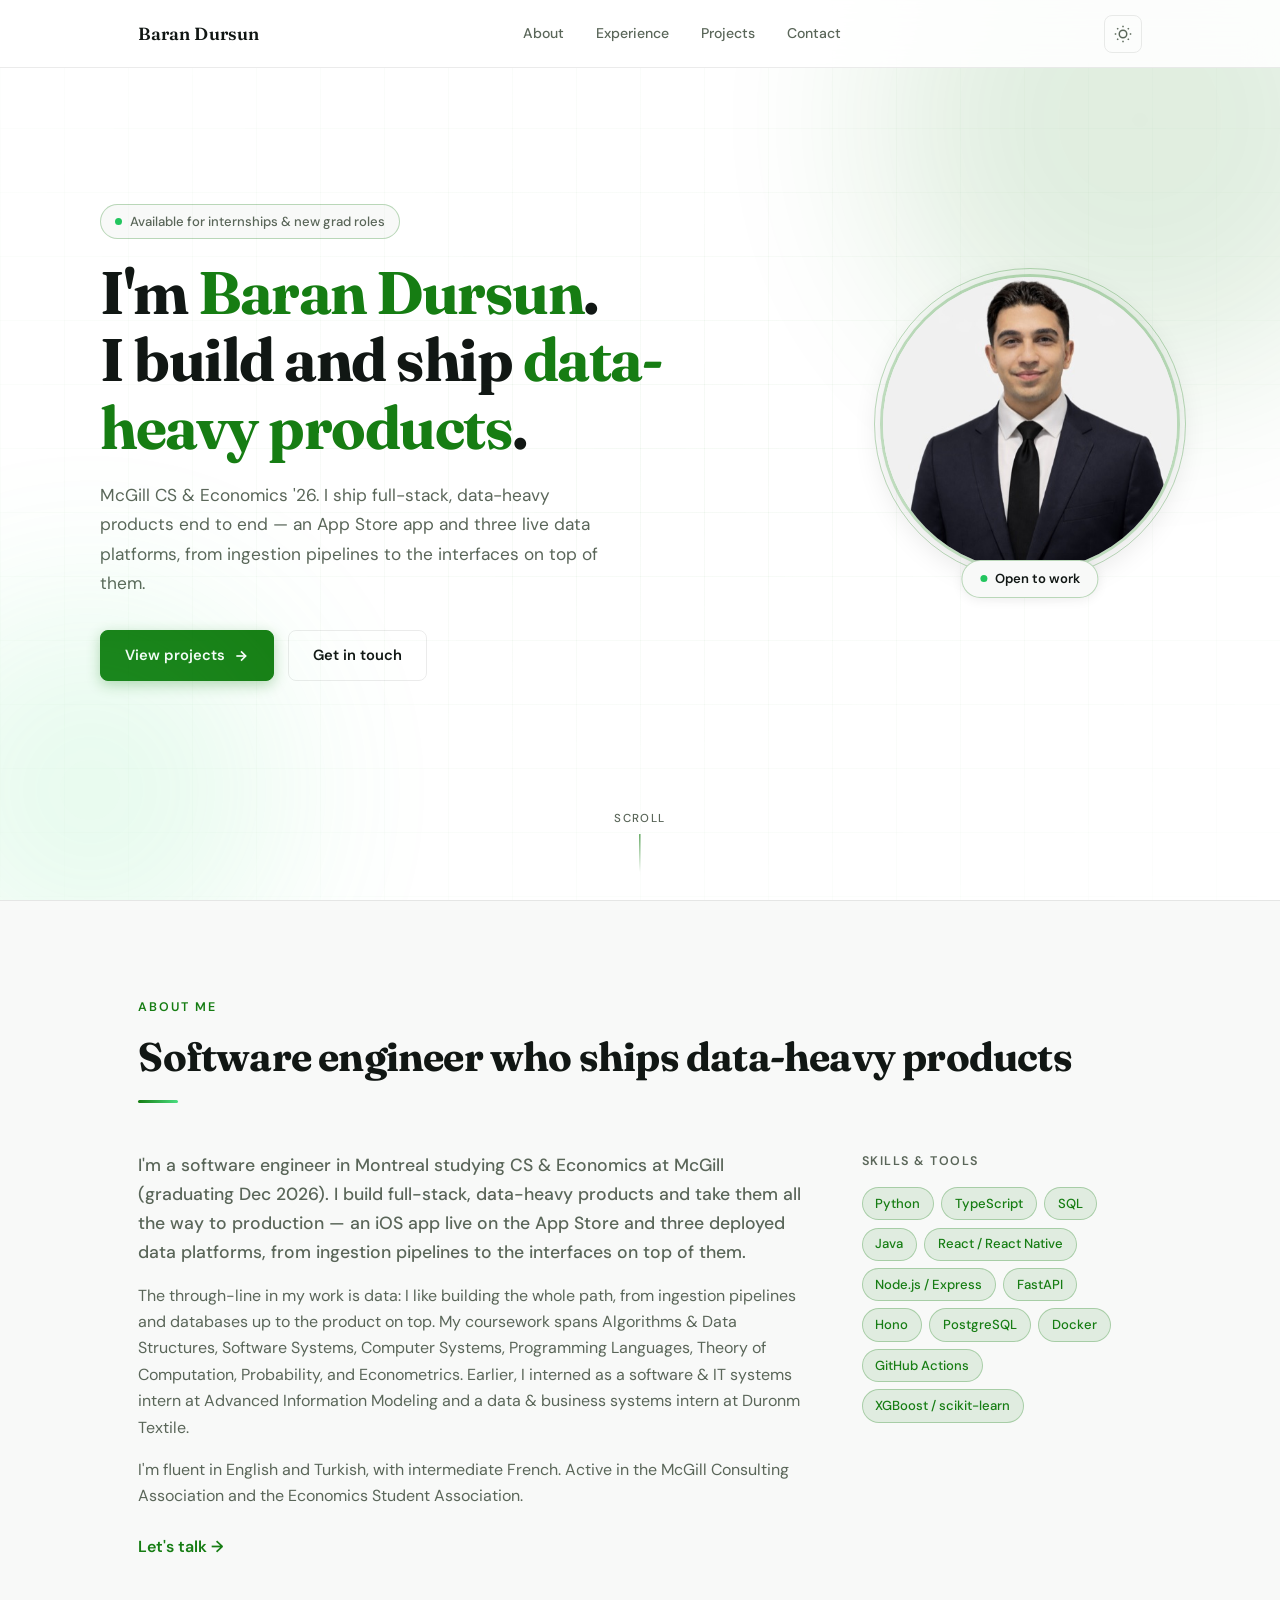
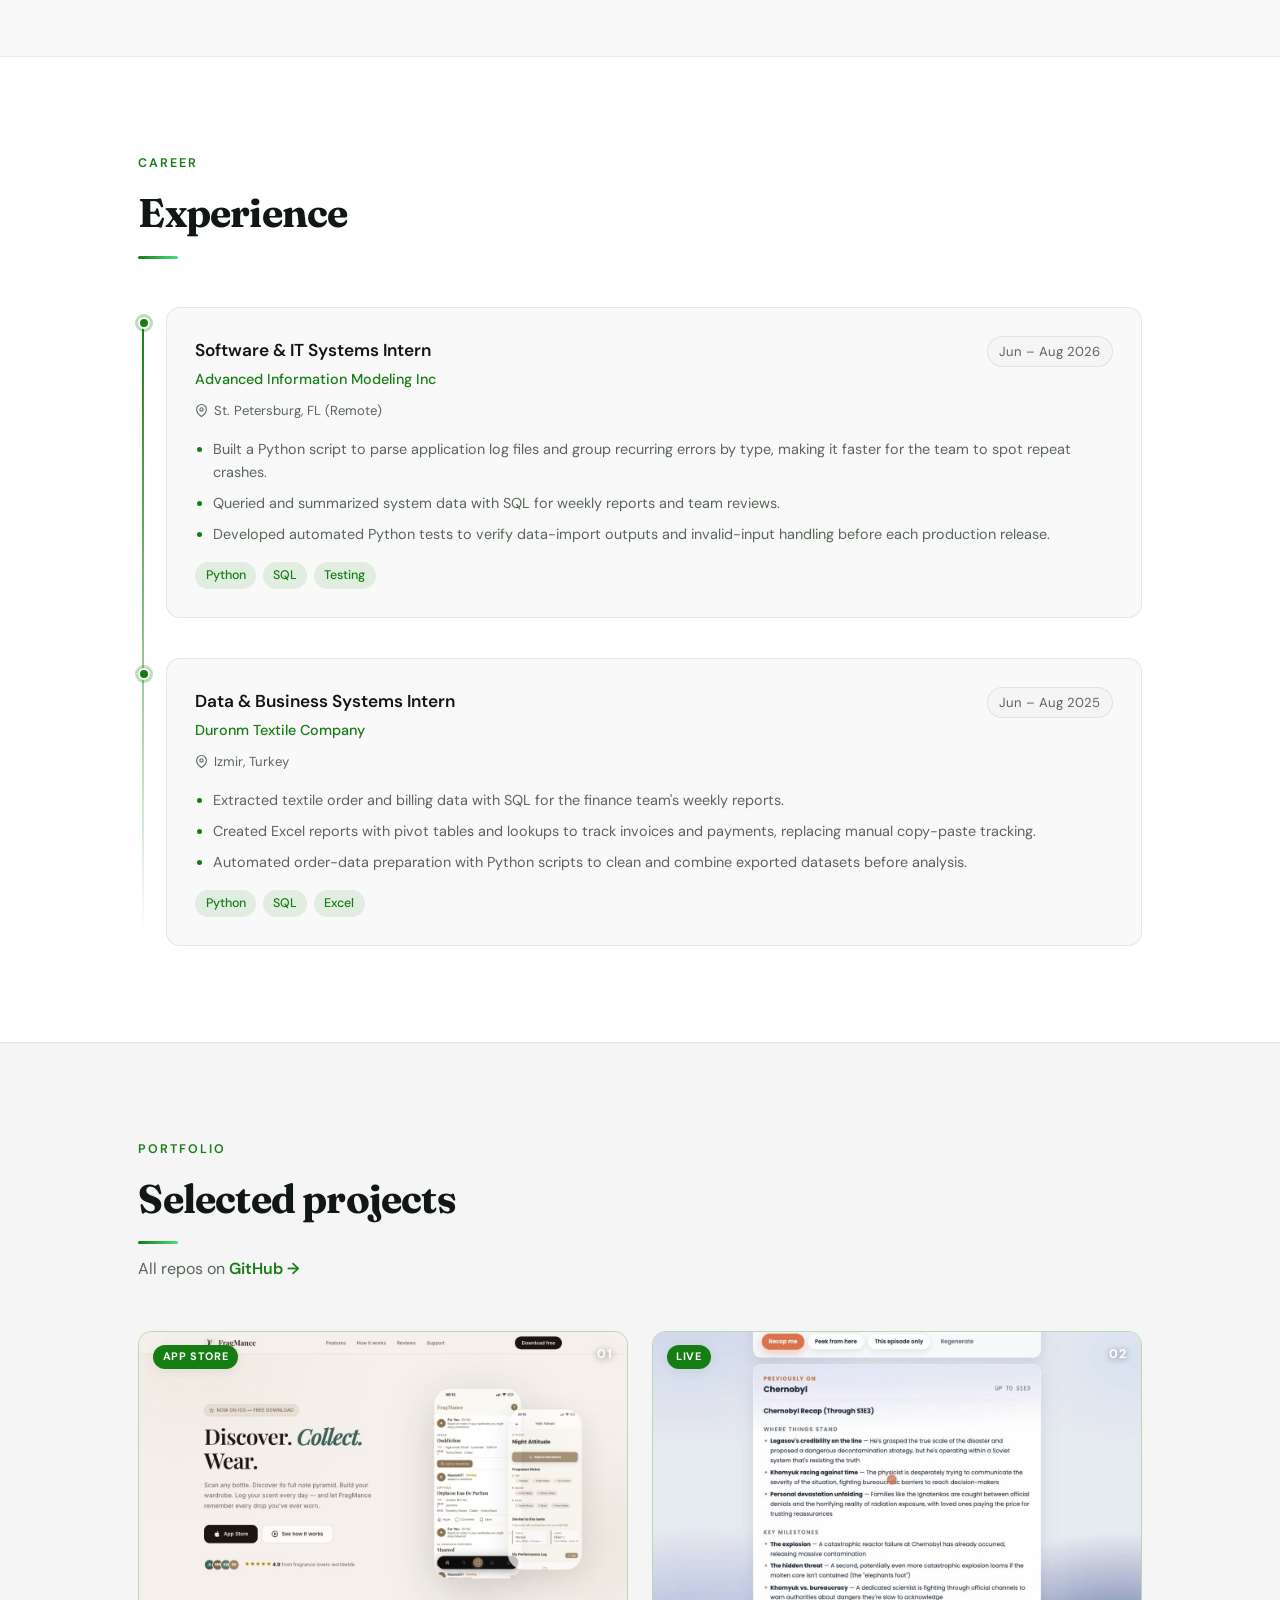
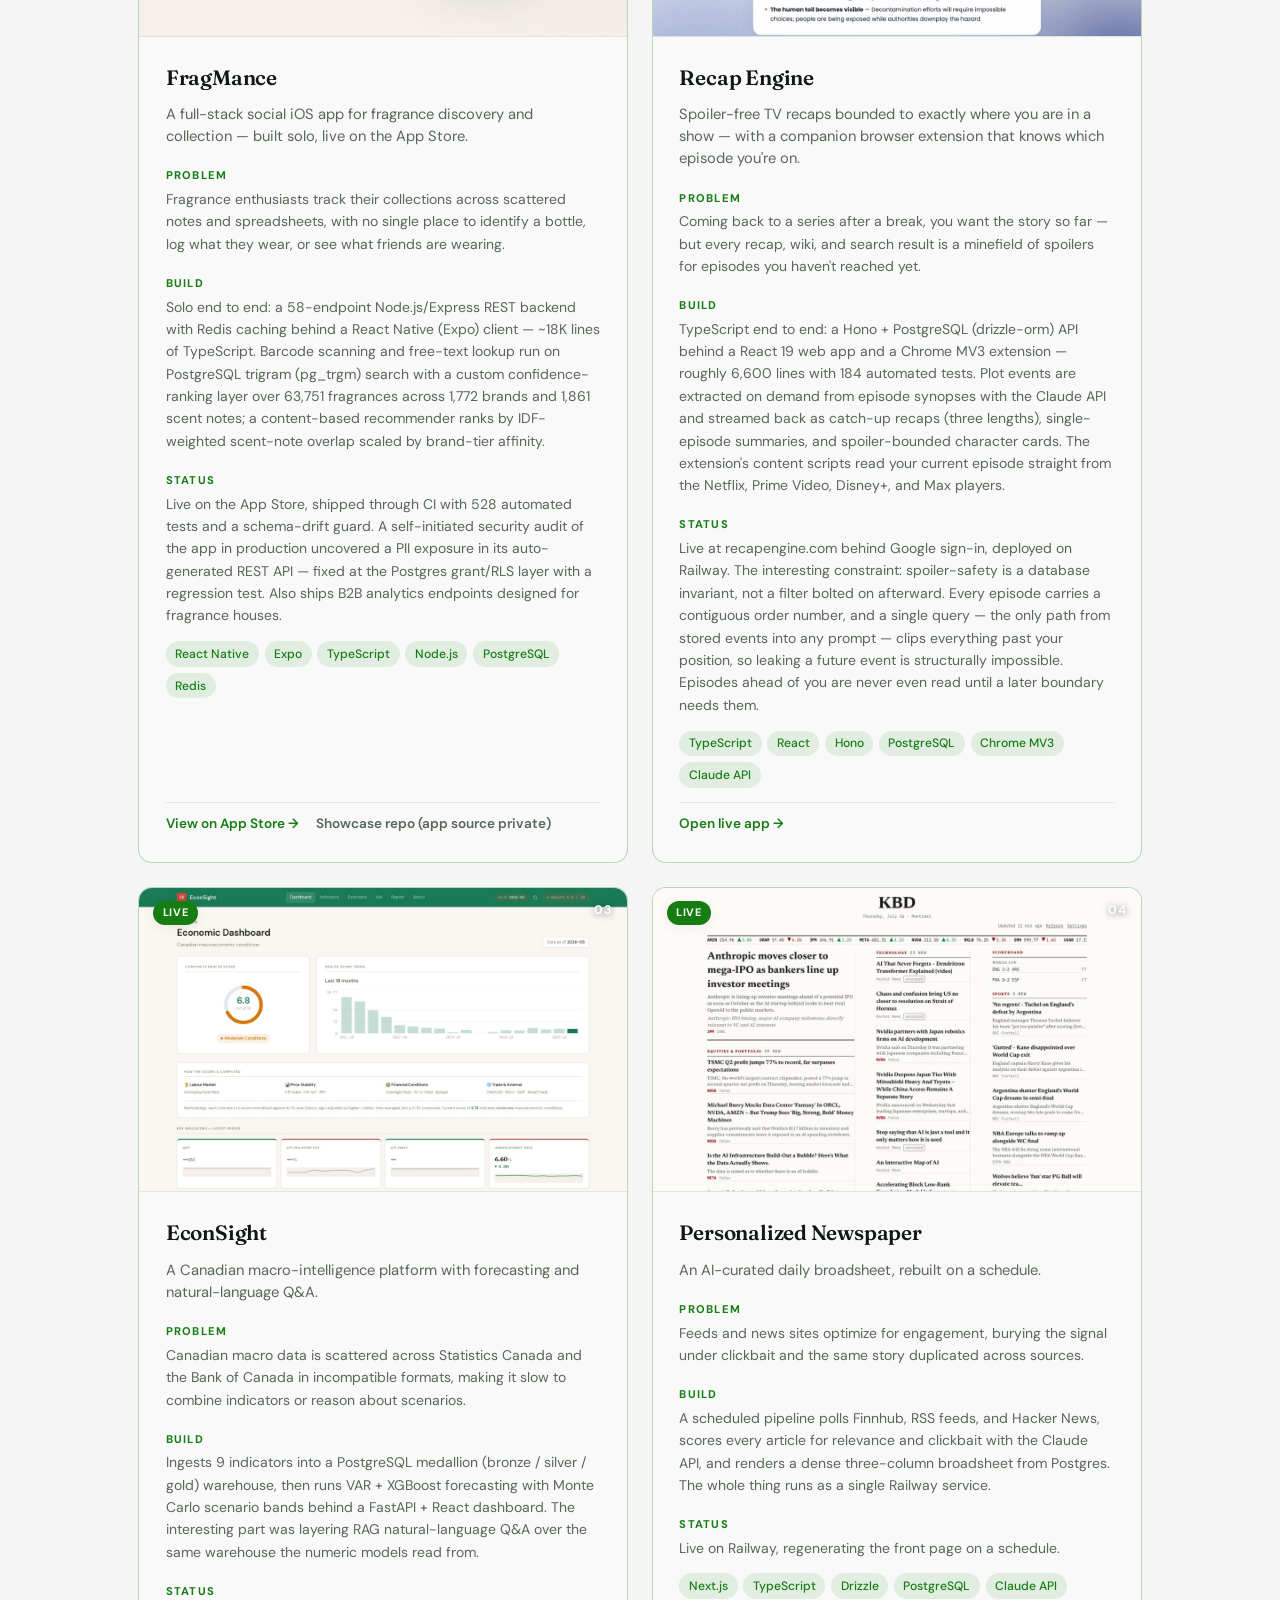
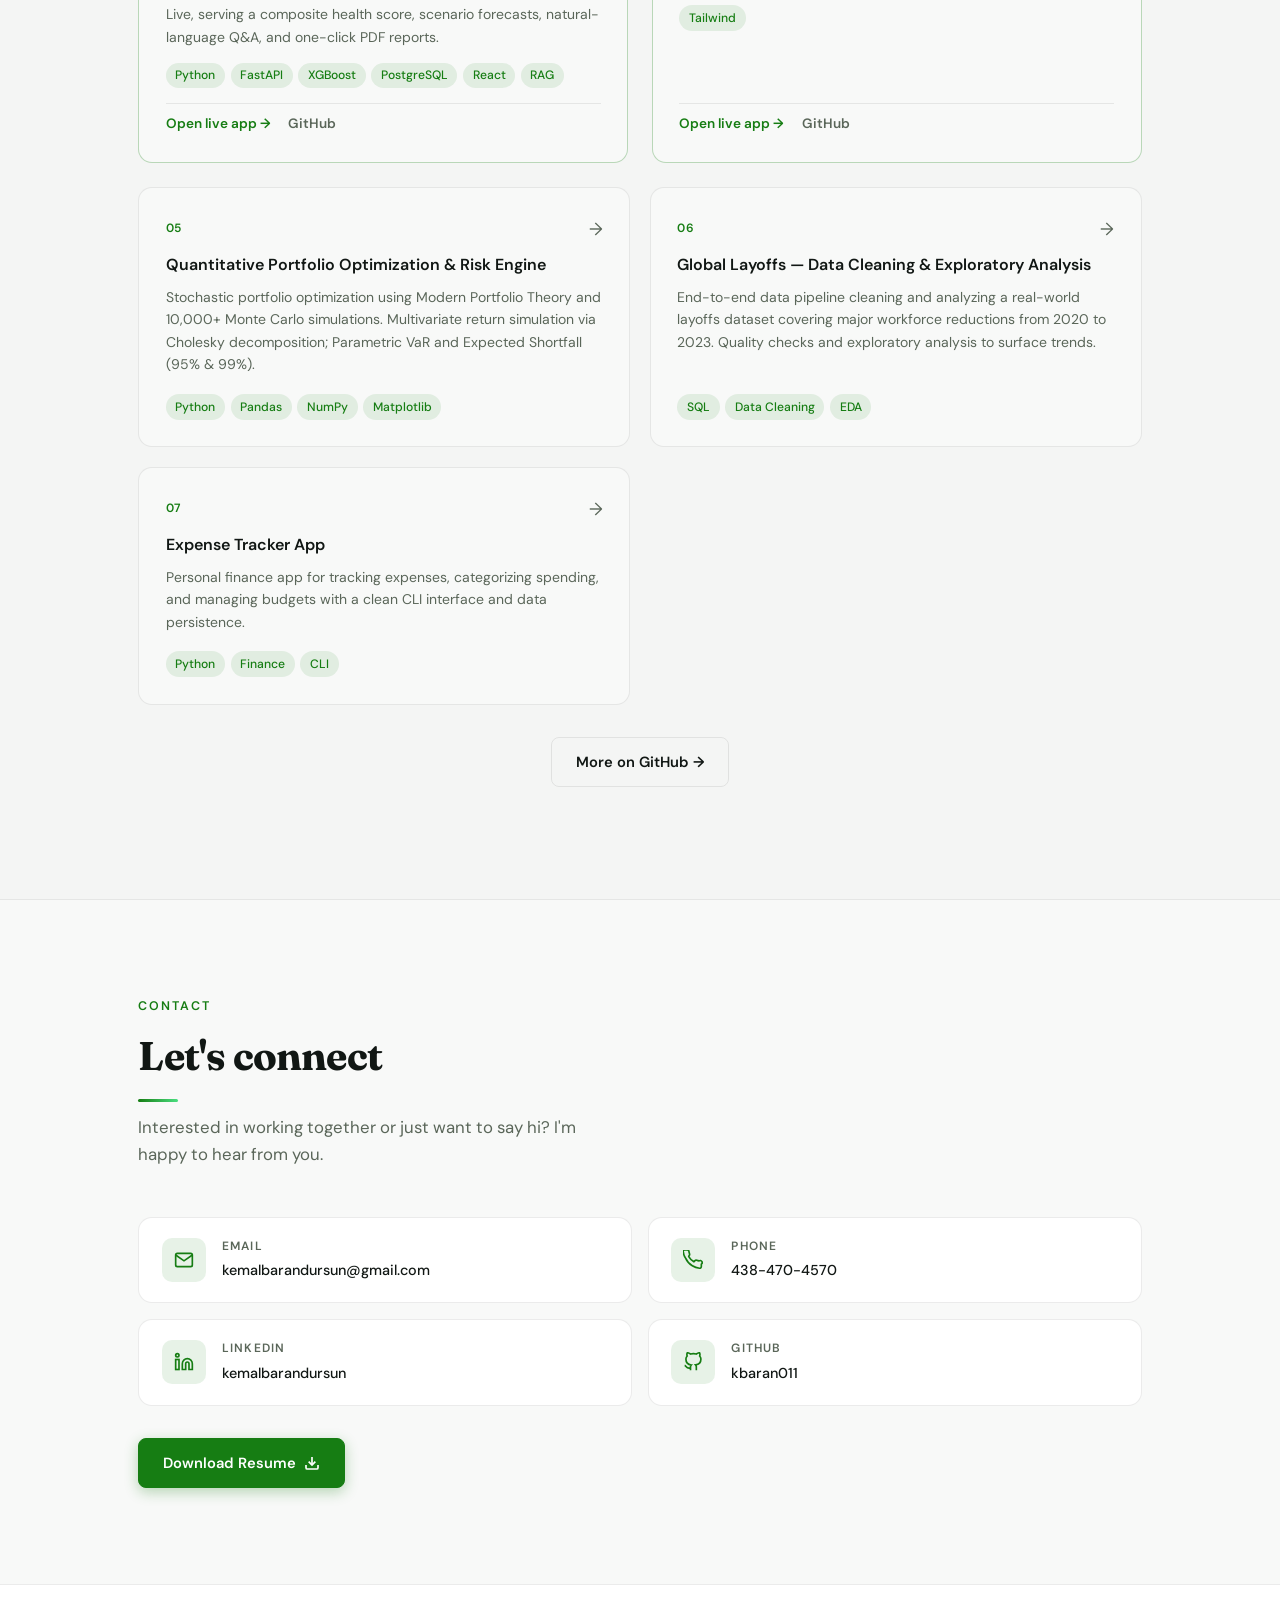
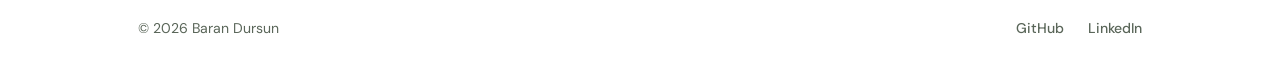
<file: index.html>
<!DOCTYPE html>
<html lang="en" data-theme="light">
<head>
  <meta charset="UTF-8">
  <meta name="viewport" content="width=device-width, initial-scale=1.0">
  <meta name="description" content="Baran Dursun — Software engineer who ships data-heavy products. McGill CS & Economics '26. An App Store app and three live data products. Open to internships and new grad roles.">
  <link rel="canonical" href="https://kemalbarandursun.com/">
  <title>Baran Dursun — Software Engineer</title>
  <script>
    (function () {
      try {
        var t = localStorage.getItem("kbdTheme") ||
          (matchMedia("(prefers-color-scheme: dark)").matches ? "dark" : "light");
        document.documentElement.setAttribute("data-theme", t);
      } catch (e) {}
    })();
  </script>

  <!-- Open Graph -->
  <meta property="og:title" content="Baran Dursun — Software Engineer">
  <meta property="og:description" content="Software engineer who ships data-heavy products. McGill CS & Economics '26 — an App Store app and three live data products.">
  <meta property="og:type" content="website">
  <meta property="og:url" content="https://kemalbarandursun.com/">
  <meta property="og:site_name" content="Baran Dursun">
  <meta property="og:image" content="https://kemalbarandursun.com/assets/og-image.png">
  <meta property="og:image:width" content="1200">
  <meta property="og:image:height" content="630">
  <meta property="og:image:alt" content="Baran Dursun — Software engineer who builds and ships data-heavy products">

  <!-- Twitter -->
  <meta name="twitter:card" content="summary_large_image">
  <meta name="twitter:title" content="Baran Dursun — Software Engineer">
  <meta name="twitter:description" content="Software engineer who ships data-heavy products. McGill CS & Economics '26 — an App Store app and three live data products.">
  <meta name="twitter:image" content="https://kemalbarandursun.com/assets/og-image.png">
  <meta name="twitter:image:alt" content="Baran Dursun — Software engineer who builds and ships data-heavy products">

  <!-- Structured data -->
  <script type="application/ld+json">
  {
    "@context": "https://schema.org",
    "@type": "Person",
    "name": "Baran Dursun",
    "alternateName": "Kemal Baran Dursun",
    "url": "https://kemalbarandursun.com/",
    "jobTitle": "Software Engineer",
    "alumniOf": {
      "@type": "CollegeOrUniversity",
      "name": "McGill University"
    },
    "sameAs": [
      "https://github.com/kbaran011",
      "https://www.linkedin.com/in/kemalbarandursun/"
    ],
    "email": "mailto:kemalbarandursun@gmail.com"
  }
  </script>
  <link rel="preconnect" href="https://fonts.googleapis.com">
  <link rel="preconnect" href="https://fonts.gstatic.com" crossorigin>
  <link href="https://fonts.googleapis.com/css2?family=DM+Sans:ital,opsz,wght@0,9..40,300;0,9..40,400;0,9..40,500;0,9..40,600;0,9..40,700;1,9..40,400&family=Fraunces:ital,opsz,wght@0,9..144,400;0,9..144,600;0,9..144,700;1,9..144,400&display=swap" rel="stylesheet">
  <link rel="stylesheet" href="styles.css">
  <link rel="icon" type="image/svg+xml" href="data:image/svg+xml,%3Csvg xmlns='http://www.w3.org/2000/svg' viewBox='0 0 32 32'%3E%3Crect width='32' height='32' fill='%23167d13' rx='6'/%3E%3Ctext x='16' y='23' font-family='system-ui,sans-serif' font-size='18' font-weight='700' fill='white' text-anchor='middle'%3EB%3C/text%3E%3C/svg%3E">
</head>
<body>

  <!-- Scroll progress -->
  <div class="scroll-progress" id="scrollProgress"></div>

  <header class="site-header" id="siteHeader">
    <div class="container header-inner">
      <a href="#" class="logo">Baran Dursun</a>
      <nav class="nav" aria-label="Main">
        <ul class="nav-list">
          <li><a href="#about" class="nav-link">About</a></li>
          <li><a href="#experience" class="nav-link">Experience</a></li>
          <li><a href="#work" class="nav-link">Projects</a></li>
          <li><a href="#contact" class="nav-link">Contact</a></li>
        </ul>
      </nav>
      <div class="header-actions">
        <button class="theme-toggle" id="themeToggle" aria-label="Toggle dark mode">
          <svg class="icon-sun" width="18" height="18" viewBox="0 0 24 24" fill="none" stroke="currentColor" stroke-width="2"><circle cx="12" cy="12" r="5"/><line x1="12" y1="1" x2="12" y2="3"/><line x1="12" y1="21" x2="12" y2="23"/><line x1="4.22" y1="4.22" x2="5.64" y2="5.64"/><line x1="18.36" y1="18.36" x2="19.78" y2="19.78"/><line x1="1" y1="12" x2="3" y2="12"/><line x1="21" y1="12" x2="23" y2="12"/><line x1="4.22" y1="19.78" x2="5.64" y2="18.36"/><line x1="18.36" y1="5.64" x2="19.78" y2="4.22"/></svg>
          <svg class="icon-moon" width="18" height="18" viewBox="0 0 24 24" fill="none" stroke="currentColor" stroke-width="2"><path d="M21 12.79A9 9 0 1 1 11.21 3 7 7 0 0 0 21 12.79z"/></svg>
        </button>
        <button class="nav-toggle" aria-label="Toggle menu" aria-expanded="false">
          <span></span><span></span><span></span>
        </button>
      </div>
    </div>
  </header>

  <main>

    <!-- Hero -->
    <section class="hero" id="hero">
      <div class="hero-bg" aria-hidden="true">
        <div class="hero-grid"></div>
        <div class="hero-blob blob-1"></div>
        <div class="hero-blob blob-2"></div>
      </div>
      <div class="container hero-inner">
        <div class="hero-content">
          <p class="hero-label reveal">
            <span class="label-dot"></span>Available for internships &amp; new grad roles
          </p>
          <h1 class="hero-title reveal">
            I'm <span class="highlight">Baran Dursun</span>.<br>
            I build and ship <span class="highlight">data-heavy products</span>.
          </h1>
          <p class="hero-desc reveal">
            McGill CS &amp; Economics '26. I ship full-stack, data-heavy products end to end — an App Store app and three live data platforms, from ingestion pipelines to the interfaces on top of them.
          </p>
          <div class="hero-cta reveal">
            <a href="#work" class="btn btn-primary">
              View projects
              <svg width="16" height="16" viewBox="0 0 24 24" fill="none" stroke="currentColor" stroke-width="2.5"><line x1="5" y1="12" x2="19" y2="12"/><polyline points="12 5 19 12 12 19"/></svg>
            </a>
            <a href="#contact" class="btn btn-secondary">Get in touch</a>
          </div>
        </div>
        <div class="hero-photo reveal">
          <div class="photo-ring">
            <img src="assets/photo.jpg" alt="Baran Dursun" width="640" height="426">
          </div>
          <div class="photo-badge">
            <span class="badge-dot"></span>
            Open to work
          </div>
        </div>
      </div>
      <div class="hero-scroll" aria-hidden="true">
        <span>Scroll</span>
        <span class="scroll-line"></span>
      </div>
    </section>

    <!-- About -->
    <section class="about" id="about">
      <div class="container section-inner">
        <div class="section-header reveal">
          <p class="section-eyebrow">About me</p>
          <h2 class="section-title">Software engineer who ships data-heavy products</h2>
        </div>
        <div class="about-grid">
          <div class="about-content">
            <p class="about-lead reveal">
              I'm a software engineer in Montreal studying CS &amp; Economics at McGill (graduating Dec 2026). I build full-stack, data-heavy products and take them all the way to production — an iOS app live on the App Store and three deployed data platforms, from ingestion pipelines to the interfaces on top of them.
            </p>
            <p class="reveal">
              The through-line in my work is data: I like building the whole path, from ingestion pipelines and databases up to the product on top. My coursework spans Algorithms &amp; Data Structures, Software Systems, Computer Systems, Programming Languages, Theory of Computation, Probability, and Econometrics. Earlier, I interned as a software &amp; IT systems intern at Advanced Information Modeling and a data &amp; business systems intern at Duronm Textile.
            </p>
            <p class="reveal">
              I'm fluent in English and Turkish, with intermediate French. Active in the McGill Consulting Association and the Economics Student Association.
            </p>
            <a href="#contact" class="link-arrow reveal">Let's talk →</a>
          </div>
          <div class="about-skills reveal">
            <h3>Skills &amp; tools</h3>
            <div class="skills-grid">
              <span class="skill-badge">Python</span>
              <span class="skill-badge">TypeScript</span>
              <span class="skill-badge">SQL</span>
              <span class="skill-badge">Java</span>
              <span class="skill-badge">React / React Native</span>
              <span class="skill-badge">Node.js / Express</span>
              <span class="skill-badge">FastAPI</span>
              <span class="skill-badge">Hono</span>
              <span class="skill-badge">PostgreSQL</span>
              <span class="skill-badge">Docker</span>
              <span class="skill-badge">GitHub Actions</span>
              <span class="skill-badge">XGBoost / scikit-learn</span>
            </div>
          </div>
        </div>
      </div>
    </section>

    <!-- Experience -->
    <section class="experience" id="experience">
      <div class="container section-inner">
        <div class="section-header reveal">
          <p class="section-eyebrow">Career</p>
          <h2 class="section-title">Experience</h2>
        </div>
        <div class="timeline">
          <div class="timeline-item reveal">
            <div class="timeline-marker">
              <div class="timeline-dot"></div>
            </div>
            <div class="timeline-card">
              <div class="timeline-header">
                <div>
                  <h3>Software &amp; IT Systems Intern</h3>
                  <p class="timeline-company">Advanced Information Modeling Inc</p>
                </div>
                <span class="timeline-period">Jun – Aug 2026</span>
              </div>
              <p class="timeline-location">
                <svg width="13" height="13" viewBox="0 0 24 24" fill="none" stroke="currentColor" stroke-width="2"><path d="M21 10c0 7-9 13-9 13s-9-6-9-13a9 9 0 0118 0z"/><circle cx="12" cy="10" r="3"/></svg>
                St. Petersburg, FL (Remote)
              </p>
              <ul class="exp-bullets">
                <li>Built a Python script to parse application log files and group recurring errors by type, making it faster for the team to spot repeat crashes.</li>
                <li>Queried and summarized system data with SQL for weekly reports and team reviews.</li>
                <li>Developed automated Python tests to verify data-import outputs and invalid-input handling before each production release.</li>
              </ul>
              <div class="timeline-tags">
                <span>Python</span><span>SQL</span><span>Testing</span>
              </div>
            </div>
          </div>

          <div class="timeline-item reveal">
            <div class="timeline-marker">
              <div class="timeline-dot"></div>
            </div>
            <div class="timeline-card">
              <div class="timeline-header">
                <div>
                  <h3>Data &amp; Business Systems Intern</h3>
                  <p class="timeline-company">Duronm Textile Company</p>
                </div>
                <span class="timeline-period">Jun – Aug 2025</span>
              </div>
              <p class="timeline-location">
                <svg width="13" height="13" viewBox="0 0 24 24" fill="none" stroke="currentColor" stroke-width="2"><path d="M21 10c0 7-9 13-9 13s-9-6-9-13a9 9 0 0118 0z"/><circle cx="12" cy="10" r="3"/></svg>
                Izmir, Turkey
              </p>
              <ul class="exp-bullets">
                <li>Extracted textile order and billing data with SQL for the finance team's weekly reports.</li>
                <li>Created Excel reports with pivot tables and lookups to track invoices and payments, replacing manual copy-paste tracking.</li>
                <li>Automated order-data preparation with Python scripts to clean and combine exported datasets before analysis.</li>
              </ul>
              <div class="timeline-tags">
                <span>Python</span><span>SQL</span><span>Excel</span>
              </div>
            </div>
          </div>
        </div>
      </div>
    </section>

    <!-- Projects -->
    <section class="work" id="work">
      <div class="container section-inner">
        <div class="section-header reveal">
          <p class="section-eyebrow">Portfolio</p>
          <h2 class="section-title">Selected projects</h2>
          <p class="section-desc">All repos on <a href="https://github.com/kbaran011" target="_blank" rel="noopener" class="link-arrow">GitHub →</a></p>
        </div>
        <div class="case-grid">
          <article class="case-card reveal">
            <div class="case-shot">
              <img src="assets/shots/fragmance.jpg" loading="lazy" width="1200" height="750" alt="FragMance mobile app screenshot showing the fragrance discovery interface">
              <span class="case-badge">App Store</span>
              <span class="case-number">01</span>
            </div>
            <div class="case-body">
              <h3>FragMance</h3>
              <p class="case-tagline">A full-stack social iOS app for fragrance discovery and collection — built solo, live on the App Store.</p>
              <div class="case-sections">
                <div class="case-block">
                  <span class="case-label">Problem</span>
                  <p>Fragrance enthusiasts track their collections across scattered notes and spreadsheets, with no single place to identify a bottle, log what they wear, or see what friends are wearing.</p>
                </div>
                <div class="case-block">
                  <span class="case-label">Build</span>
                  <p>Solo end to end: a 58-endpoint Node.js/Express REST backend with Redis caching behind a React Native (Expo) client — ~18K lines of TypeScript. Barcode scanning and free-text lookup run on PostgreSQL trigram (pg_trgm) search with a custom confidence-ranking layer over 63,751 fragrances across 1,772 brands and 1,861 scent notes; a content-based recommender ranks by IDF-weighted scent-note overlap scaled by brand-tier affinity.</p>
                </div>
                <div class="case-block">
                  <span class="case-label">Status</span>
                  <p>Live on the App Store, shipped through CI with 528 automated tests and a schema-drift guard. A self-initiated security audit of the app in production uncovered a PII exposure in its auto-generated REST API — fixed at the Postgres grant/RLS layer with a regression test. Also ships B2B analytics endpoints designed for fragrance houses.</p>
                </div>
              </div>
              <div class="work-tags">
                <span>React Native</span><span>Expo</span><span>TypeScript</span><span>Node.js</span><span>PostgreSQL</span><span>Redis</span>
              </div>
              <div class="case-links">
                <a href="https://apps.apple.com/app/id6775969323" class="case-link case-link-primary" target="_blank" rel="noopener">View on App Store →</a>
                <a href="https://github.com/kbaran011/fragmance-showcase" class="case-link" target="_blank" rel="noopener">Showcase repo (app source private)</a>
              </div>
            </div>
          </article>

          <article class="case-card reveal">
            <div class="case-shot">
              <img src="assets/shots/recap.jpg" loading="lazy" width="1200" height="750" alt="Recap Engine showing a spoiler-bounded Chernobyl recap up to episode S1E3">
              <span class="case-badge">Live</span>
              <span class="case-number">02</span>
            </div>
            <div class="case-body">
              <h3>Recap Engine</h3>
              <p class="case-tagline">Spoiler-free TV recaps bounded to exactly where you are in a show — with a companion browser extension that knows which episode you're on.</p>
              <div class="case-sections">
                <div class="case-block">
                  <span class="case-label">Problem</span>
                  <p>Coming back to a series after a break, you want the story so far — but every recap, wiki, and search result is a minefield of spoilers for episodes you haven't reached yet.</p>
                </div>
                <div class="case-block">
                  <span class="case-label">Build</span>
                  <p>TypeScript end to end: a Hono + PostgreSQL (drizzle-orm) API behind a React 19 web app and a Chrome MV3 extension — roughly 6,600 lines with 184 automated tests. Plot events are extracted on demand from episode synopses with the Claude API and streamed back as catch-up recaps (three lengths), single-episode summaries, and spoiler-bounded character cards. The extension's content scripts read your current episode straight from the Netflix, Prime Video, Disney+, and Max players.</p>
                </div>
                <div class="case-block">
                  <span class="case-label">Status</span>
                  <p>Live at recapengine.com behind Google sign-in, deployed on Railway. The interesting constraint: spoiler-safety is a database invariant, not a filter bolted on afterward. Every episode carries a contiguous order number, and a single query — the only path from stored events into any prompt — clips everything past your position, so leaking a future event is structurally impossible. Episodes ahead of you are never even read until a later boundary needs them.</p>
                </div>
              </div>
              <div class="work-tags">
                <span>TypeScript</span><span>React</span><span>Hono</span><span>PostgreSQL</span><span>Chrome MV3</span><span>Claude API</span>
              </div>
              <div class="case-links">
                <a href="https://recapengine.com" class="case-link case-link-primary" target="_blank" rel="noopener">Open live app →</a>
              </div>
            </div>
          </article>

          <article class="case-card reveal">
            <div class="case-shot">
              <img src="assets/shots/econsight.jpg" loading="lazy" width="1200" height="750" alt="EconSight dashboard showing Canadian macro indicators and forecasts">
              <span class="case-badge">Live</span>
              <span class="case-number">03</span>
            </div>
            <div class="case-body">
              <h3>EconSight</h3>
              <p class="case-tagline">A Canadian macro-intelligence platform with forecasting and natural-language Q&amp;A.</p>
              <div class="case-sections">
                <div class="case-block">
                  <span class="case-label">Problem</span>
                  <p>Canadian macro data is scattered across Statistics Canada and the Bank of Canada in incompatible formats, making it slow to combine indicators or reason about scenarios.</p>
                </div>
                <div class="case-block">
                  <span class="case-label">Build</span>
                  <p>Ingests 9 indicators into a PostgreSQL medallion (bronze / silver / gold) warehouse, then runs VAR + XGBoost forecasting with Monte Carlo scenario bands behind a FastAPI + React dashboard. The interesting part was layering RAG natural-language Q&amp;A over the same warehouse the numeric models read from.</p>
                </div>
                <div class="case-block">
                  <span class="case-label">Status</span>
                  <p>Live, serving a composite health score, scenario forecasts, natural-language Q&amp;A, and one-click PDF reports.</p>
                </div>
              </div>
              <div class="work-tags">
                <span>Python</span><span>FastAPI</span><span>XGBoost</span><span>PostgreSQL</span><span>React</span><span>RAG</span>
              </div>
              <div class="case-links">
                <a href="https://frontend-production-f45a3.up.railway.app" class="case-link case-link-primary" target="_blank" rel="noopener">Open live app →</a>
                <a href="https://github.com/kbaran011/EconSight" class="case-link" target="_blank" rel="noopener">GitHub</a>
              </div>
            </div>
          </article>

          <article class="case-card reveal">
            <div class="case-shot">
              <img src="assets/shots/newspaper.jpg" loading="lazy" width="1100" height="688" alt="Personalized Newspaper rendered as a dense three-column broadsheet">
              <span class="case-badge">Live</span>
              <span class="case-number">04</span>
            </div>
            <div class="case-body">
              <h3>Personalized Newspaper</h3>
              <p class="case-tagline">An AI-curated daily broadsheet, rebuilt on a schedule.</p>
              <div class="case-sections">
                <div class="case-block">
                  <span class="case-label">Problem</span>
                  <p>Feeds and news sites optimize for engagement, burying the signal under clickbait and the same story duplicated across sources.</p>
                </div>
                <div class="case-block">
                  <span class="case-label">Build</span>
                  <p>A scheduled pipeline polls Finnhub, RSS feeds, and Hacker News, scores every article for relevance and clickbait with the Claude API, and renders a dense three-column broadsheet from Postgres. The whole thing runs as a single Railway service.</p>
                </div>
                <div class="case-block">
                  <span class="case-label">Status</span>
                  <p>Live on Railway, regenerating the front page on a schedule.</p>
                </div>
              </div>
              <div class="work-tags">
                <span>Next.js</span><span>TypeScript</span><span>Drizzle</span><span>PostgreSQL</span><span>Claude API</span><span>Tailwind</span>
              </div>
              <div class="case-links">
                <a href="https://web-production-ccca1.up.railway.app/" class="case-link case-link-primary" target="_blank" rel="noopener">Open live app →</a>
                <a href="https://github.com/kbaran011/personalized-newspaper" class="case-link" target="_blank" rel="noopener">GitHub</a>
              </div>
            </div>
          </article>

        </div>

        <div class="work-grid">
          <a href="https://github.com/kbaran011/Quantitative_Portfolio_Optimization_-_Risk-Engine" class="work-card reveal" target="_blank" rel="noopener">
            <div class="work-card-top">
              <span class="work-number">05</span>
              <span class="work-card-arrow">→</span>
            </div>
            <h3>Quantitative Portfolio Optimization &amp; Risk Engine</h3>
            <p>Stochastic portfolio optimization using Modern Portfolio Theory and 10,000+ Monte Carlo simulations. Multivariate return simulation via Cholesky decomposition; Parametric VaR and Expected Shortfall (95% &amp; 99%).</p>
            <div class="work-tags">
              <span>Python</span><span>Pandas</span><span>NumPy</span><span>Matplotlib</span>
            </div>
          </a>

          <a href="https://github.com/kbaran011/Global-Layoffs-Data-Cleaning-Exploratory-Analysis" class="work-card reveal" target="_blank" rel="noopener">
            <div class="work-card-top">
              <span class="work-number">06</span>
              <span class="work-card-arrow">→</span>
            </div>
            <h3>Global Layoffs — Data Cleaning &amp; Exploratory Analysis</h3>
            <p>End-to-end data pipeline cleaning and analyzing a real-world layoffs dataset covering major workforce reductions from 2020 to 2023. Quality checks and exploratory analysis to surface trends.</p>
            <div class="work-tags">
              <span>SQL</span><span>Data Cleaning</span><span>EDA</span>
            </div>
          </a>

          <a href="https://github.com/kbaran011/Expense_Tracker_App" class="work-card reveal" target="_blank" rel="noopener">
            <div class="work-card-top">
              <span class="work-number">07</span>
              <span class="work-card-arrow">→</span>
            </div>
            <h3>Expense Tracker App</h3>
            <p>Personal finance app for tracking expenses, categorizing spending, and managing budgets with a clean CLI interface and data persistence.</p>
            <div class="work-tags">
              <span>Python</span><span>Finance</span><span>CLI</span>
            </div>
          </a>
        </div>
        <p class="work-more reveal">
          <a href="https://github.com/kbaran011" target="_blank" rel="noopener" class="btn btn-secondary">
            More on GitHub →
          </a>
        </p>
      </div>
    </section>

    <!-- Contact -->
    <section class="contact" id="contact">
      <div class="container section-inner">
        <div class="section-header reveal">
          <p class="section-eyebrow">Contact</p>
          <h2 class="section-title">Let's connect</h2>
          <p class="contact-lead">Interested in working together or just want to say hi? I'm happy to hear from you.</p>
        </div>
        <div class="contact-grid">
          <a href="mailto:kemalbarandursun@gmail.com" class="contact-card reveal">
            <div class="contact-icon">
              <svg width="20" height="20" viewBox="0 0 24 24" fill="none" stroke="currentColor" stroke-width="2"><path d="M4 4h16c1.1 0 2 .9 2 2v12c0 1.1-.9 2-2 2H4c-1.1 0-2-.9-2-2V6c0-1.1.9-2 2-2z"/><polyline points="22,6 12,13 2,6"/></svg>
            </div>
            <div>
              <p class="contact-card-label">Email</p>
              <p class="contact-card-value">kemalbarandursun@gmail.com</p>
            </div>
          </a>
          <a href="tel:+14384704570" class="contact-card reveal">
            <div class="contact-icon">
              <svg width="20" height="20" viewBox="0 0 24 24" fill="none" stroke="currentColor" stroke-width="2"><path d="M22 16.92v3a2 2 0 01-2.18 2 19.79 19.79 0 01-8.63-3.07A19.5 19.5 0 013.07 9.81 19.79 19.79 0 01.13 1.22 2 2 0 012.11 0h3a2 2 0 012 1.72 12.84 12.84 0 00.7 2.81 2 2 0 01-.45 2.11L6.91 7.9a16 16 0 006.19 6.19l1.26-1.26a2 2 0 012.11-.45 12.84 12.84 0 002.81.7A2 2 0 0122 16.92z"/></svg>
            </div>
            <div>
              <p class="contact-card-label">Phone</p>
              <p class="contact-card-value">438-470-4570</p>
            </div>
          </a>
          <a href="https://www.linkedin.com/in/kemalbarandursun/" target="_blank" rel="noopener" class="contact-card reveal">
            <div class="contact-icon">
              <svg width="20" height="20" viewBox="0 0 24 24" fill="none" stroke="currentColor" stroke-width="2"><path d="M16 8a6 6 0 016 6v7h-4v-7a2 2 0 00-2-2 2 2 0 00-2 2v7h-4v-7a6 6 0 016-6z"/><rect x="2" y="9" width="4" height="12"/><circle cx="4" cy="4" r="2"/></svg>
            </div>
            <div>
              <p class="contact-card-label">LinkedIn</p>
              <p class="contact-card-value">kemalbarandursun</p>
            </div>
          </a>
          <a href="https://github.com/kbaran011" target="_blank" rel="noopener" class="contact-card reveal">
            <div class="contact-icon">
              <svg width="20" height="20" viewBox="0 0 24 24" fill="none" stroke="currentColor" stroke-width="2"><path d="M9 19c-5 1.5-5-2.5-7-3m14 6v-3.87a3.37 3.37 0 00-.94-2.61c3.14-.35 6.44-1.54 6.44-7A5.44 5.44 0 0020 4.77 5.07 5.07 0 0019.91 1S18.73.65 16 2.48a13.38 13.38 0 00-7 0C6.27.65 5.09 1 5.09 1A5.07 5.07 0 005 4.77a5.44 5.44 0 00-1.5 3.78c0 5.42 3.3 6.61 6.44 7A3.37 3.37 0 009 18.13V22"/></svg>
            </div>
            <div>
              <p class="contact-card-label">GitHub</p>
              <p class="contact-card-value">kbaran011</p>
            </div>
          </a>
        </div>
        <div class="contact-resume reveal">
          <a href="resume.pdf" class="btn btn-primary" download="Kemal_Baran_Dursun_Resume.pdf">
            Download Resume
            <svg width="16" height="16" viewBox="0 0 24 24" fill="none" stroke="currentColor" stroke-width="2.5"><path d="M21 15v4a2 2 0 01-2 2H5a2 2 0 01-2-2v-4"/><polyline points="7 10 12 15 17 10"/><line x1="12" y1="15" x2="12" y2="3"/></svg>
          </a>
        </div>
      </div>
    </section>

  </main>

  <footer class="site-footer">
    <div class="container footer-inner">
      <p>© <span id="year"></span> Baran Dursun</p>
      <div class="footer-links">
        <a href="https://github.com/kbaran011" target="_blank" rel="noopener">GitHub</a>
        <a href="https://www.linkedin.com/in/kemalbarandursun/" target="_blank" rel="noopener">LinkedIn</a>
      </div>
    </div>
  </footer>

  <script src="script.js"></script>
</body>
</html>
</file>
<file: styles.css>
/* ─── Variables ─────────────────────────────────────────────────────────────── */
:root {
  --bg:          #ffffff;
  --bg-elevated: #f8f9f8;
  --bg-warm:     #f4f5f4;
  --text:        #111714;
  --text-muted:  #5a6659;
  --accent:      rgb(22, 125, 19);
  --accent-hover:rgb(18, 105, 15);
  --accent-soft: rgba(22, 125, 19, 0.10);
  --highlight:   rgb(22, 125, 19);
  --border:      rgba(0, 0, 0, 0.08);
  --border-green:rgba(22, 125, 19, 0.28);
  --font-sans:  "DM Sans", system-ui, sans-serif;
  --font-serif: "Fraunces", Georgia, serif;
  --container:   min(92vw, 1080px);
  --space:       clamp(1.25rem, 3vw, 2.5rem);
  --header-h:    68px;
  --radius:      14px;
  --shadow-sm:   0 2px 12px rgba(0,0,0,0.07);
  --shadow-md:   0 8px 28px rgba(0,0,0,0.10);
  --shadow-lg:   0 16px 48px rgba(0,0,0,0.13);
  --transition:  0.25s ease;
}

/* Dark mode */
[data-theme="dark"] {
  --bg:          #0d1117;
  --bg-elevated: #161b22;
  --bg-warm:     #131920;
  --text:        #e6edf3;
  --text-muted:  #8b949e;
  --border:      rgba(255,255,255,0.08);
  --border-green:rgba(22, 125, 19, 0.38);
  --accent-soft: rgba(22, 125, 19, 0.14);
  --shadow-sm:   0 2px 12px rgba(0,0,0,0.3);
  --shadow-md:   0 8px 28px rgba(0,0,0,0.4);
  --shadow-lg:   0 16px 48px rgba(0,0,0,0.5);
}

/* ─── Reset ─────────────────────────────────────────────────────────────────── */
*, *::before, *::after { box-sizing: border-box; }
html { scroll-behavior: smooth; }
body {
  margin: 0;
  font-family: var(--font-sans);
  font-size: 1rem;
  line-height: 1.65;
  color: var(--text);
  background: var(--bg);
  -webkit-font-smoothing: antialiased;
  transition: background 0.3s, color 0.3s;
}
a { color: inherit; text-decoration: none; }
ul { list-style: none; margin: 0; padding: 0; }
img { max-width: 100%; height: auto; display: block; }

/* ─── Layout ─────────────────────────────────────────────────────────────────── */
.container {
  width: 100%;
  max-width: var(--container);
  margin-inline: auto;
  padding-inline: var(--space);
}
section { padding: 6rem 0; }

/* ─── Scroll progress ───────────────────────────────────────────────────────── */
.scroll-progress {
  position: fixed;
  top: 0;
  left: 0;
  height: 2px;
  background: linear-gradient(90deg, var(--accent), #4ade80);
  z-index: 1500;
  width: 0%;
  transition: width 0.08s linear;
}

/* ─── Header ─────────────────────────────────────────────────────────────────── */
.site-header {
  position: fixed;
  top: 0; left: 0; right: 0;
  z-index: 100;
  height: var(--header-h);
  background: rgba(255, 255, 255, 0.88);
  backdrop-filter: blur(16px);
  -webkit-backdrop-filter: blur(16px);
  border-bottom: 1px solid var(--border);
  transition: box-shadow var(--transition), border-color var(--transition), background 0.3s;
}
[data-theme="dark"] .site-header {
  background: rgba(13, 17, 23, 0.88);
}
.site-header.scrolled {
  box-shadow: var(--shadow-sm);
  border-bottom-color: var(--border-green);
}
.header-inner {
  height: 100%;
  display: flex;
  align-items: center;
  justify-content: space-between;
  gap: 1.5rem;
}
.logo {
  font-family: var(--font-serif);
  font-weight: 600;
  font-size: 1.1rem;
  letter-spacing: 0.01em;
  flex-shrink: 0;
}

/* ─── Nav ─────────────────────────────────────────────────────────────────────── */
.nav-list { display: flex; gap: 2rem; }
.nav-link {
  position: relative;
  font-size: 0.88rem;
  font-weight: 500;
  color: var(--text-muted);
  transition: color var(--transition);
  padding-bottom: 2px;
}
.nav-link::after {
  content: '';
  position: absolute;
  bottom: -3px;
  left: 0; right: 0;
  height: 2px;
  background: var(--accent);
  border-radius: 1px;
  transform: scaleX(0);
  transition: transform var(--transition);
}
.nav-link:hover { color: var(--text); }
.nav-link:hover::after,
.nav-link.active::after { transform: scaleX(1); }
.nav-link.active { color: var(--accent); }

/* ─── Header actions ──────────────────────────────────────────────────────────── */
.header-actions { display: flex; align-items: center; gap: 0.75rem; }
.theme-toggle {
  background: none;
  border: 1px solid var(--border);
  border-radius: 8px;
  width: 38px; height: 38px;
  display: flex; align-items: center; justify-content: center;
  cursor: pointer;
  color: var(--text-muted);
  transition: color var(--transition), border-color var(--transition), background var(--transition);
}
.theme-toggle:hover {
  color: var(--accent);
  border-color: var(--border-green);
  background: var(--accent-soft);
}
[data-theme="light"] .icon-moon { display: none; }
[data-theme="dark"]  .icon-sun  { display: none; }

.nav-toggle {
  display: none;
  flex-direction: column;
  gap: 5px;
  background: none;
  border: none;
  cursor: pointer;
  padding: 6px;
  color: var(--text);
}
.nav-toggle span {
  display: block;
  width: 22px; height: 2px;
  background: currentColor;
  border-radius: 1px;
  transition: transform 0.28s ease, opacity 0.28s ease;
}
.nav-toggle.is-open span:nth-child(1) { transform: translateY(7px) rotate(45deg); }
.nav-toggle.is-open span:nth-child(2) { opacity: 0; transform: scaleX(0); }
.nav-toggle.is-open span:nth-child(3) { transform: translateY(-7px) rotate(-45deg); }

/* ─── Hero ───────────────────────────────────────────────────────────────────── */
.hero {
  position: relative;
  min-height: 100vh;
  display: flex;
  flex-direction: column;
  justify-content: center;
  padding-top: var(--header-h);
  overflow: hidden;
}
.hero-bg {
  position: absolute;
  inset: 0;
  pointer-events: none;
  overflow: hidden;
}
.hero-grid {
  position: absolute;
  inset: 0;
  background-image:
    linear-gradient(rgba(22, 125, 19, 0.045) 1px, transparent 1px),
    linear-gradient(90deg, rgba(22, 125, 19, 0.045) 1px, transparent 1px);
  background-size: 64px 64px;
  mask-image: radial-gradient(ellipse 80% 80% at 50% 50%, black, transparent);
}
.hero-blob {
  position: absolute;
  border-radius: 50%;
  filter: blur(90px);
  opacity: 0.13;
  animation: blob-float 10s ease-in-out infinite;
}
[data-theme="dark"] .hero-blob { opacity: 0.18; }
.blob-1 {
  width: 520px; height: 520px;
  background: var(--accent);
  top: -140px; right: -120px;
}
.blob-2 {
  width: 380px; height: 380px;
  background: #4ade80;
  bottom: -80px; left: -100px;
  animation-delay: -5s;
}
@keyframes blob-float {
  0%, 100% { transform: translate(0, 0) scale(1); }
  33%       { transform: translate(24px, -18px) scale(1.04); }
  66%       { transform: translate(-18px, 14px) scale(0.96); }
}

/* Hero inner grid */
.hero-inner {
  display: grid;
  align-items: center;
  gap: 3rem;
  padding: 5rem 0;
}
@media (min-width: 768px) {
  .hero-inner {
    grid-template-columns: 1fr auto;
    gap: 4rem;
  }
  .hero-photo { order: 2; }
}

/* Hero label */
.hero-label {
  display: inline-flex;
  align-items: center;
  gap: 0.55rem;
  font-size: 0.82rem;
  font-weight: 500;
  color: var(--text-muted);
  margin-bottom: 1.25rem;
  background: var(--bg-elevated);
  border: 1px solid var(--border-green);
  padding: 0.35rem 0.85rem;
  border-radius: 100px;
}
.label-dot {
  width: 7px; height: 7px;
  background: #22c55e;
  border-radius: 50%;
  flex-shrink: 0;
  animation: pulse-dot 2s ease-in-out infinite;
}
@keyframes pulse-dot {
  0%, 100% { box-shadow: 0 0 0 0 rgba(34, 197, 94, 0.5); }
  50%       { box-shadow: 0 0 0 5px rgba(34, 197, 94, 0); }
}

/* Hero title */
.hero-title {
  font-family: var(--font-serif);
  font-size: clamp(2.25rem, 5.5vw, 3.75rem);
  font-weight: 700;
  line-height: 1.12;
  margin: 0 0 1.25rem;
  letter-spacing: -0.025em;
}
.hero-title .highlight { color: var(--highlight); }

.hero-desc {
  font-size: 1.08rem;
  color: var(--text-muted);
  max-width: 44ch;
  margin: 0 0 2rem;
  line-height: 1.7;
}
.hero-cta { display: flex; flex-wrap: wrap; gap: 0.85rem; }

/* Buttons */
.btn {
  display: inline-flex;
  align-items: center;
  gap: 0.5rem;
  padding: 0.75rem 1.5rem;
  font-size: 0.92rem;
  font-weight: 600;
  border-radius: 8px;
  transition: background var(--transition), color var(--transition),
              transform var(--transition), box-shadow var(--transition);
  border: 1px solid transparent;
}
.btn:hover { transform: translateY(-1px); }
.btn-primary {
  background: var(--accent);
  color: #fff;
  border-color: var(--accent);
  box-shadow: 0 4px 14px rgba(22, 125, 19, 0.3);
}
.btn-primary:hover {
  background: var(--accent-hover);
  border-color: var(--accent-hover);
  box-shadow: 0 6px 20px rgba(22, 125, 19, 0.4);
}
.btn-secondary {
  background: transparent;
  color: var(--text);
  border-color: var(--border);
}
.btn-secondary:hover {
  background: var(--accent-soft);
  border-color: var(--border-green);
  color: var(--accent);
}

/* Hero photo */
.hero-photo {
  position: relative;
  display: flex;
  justify-content: center;
  align-items: center;
  padding-bottom: 24px;
}
.photo-ring {
  position: relative;
  display: inline-block;
}
.photo-ring::before {
  content: '';
  position: absolute;
  inset: -6px;
  border-radius: 50%;
  border: 1.5px solid var(--border-green);
  animation: ring-spin 12s linear infinite;
}
@keyframes ring-spin { to { transform: rotate(360deg); } }
.hero-photo img {
  width: 260px; height: 260px;
  object-fit: cover;
  border-radius: 50%;
  border: 3px solid var(--border-green);
  box-shadow: var(--shadow-md);
  display: block;
}
@media (min-width: 768px) { .hero-photo img { width: 300px; height: 300px; } }
.photo-badge {
  position: absolute;
  bottom: 0;
  left: 50%;
  transform: translateX(-50%);
  background: var(--bg-elevated);
  border: 1px solid var(--border-green);
  border-radius: 100px;
  padding: 0.45rem 1.1rem;
  font-size: 0.82rem;
  font-weight: 600;
  color: var(--text);
  display: flex;
  align-items: center;
  gap: 0.5rem;
  white-space: nowrap;
  box-shadow: var(--shadow-sm);
}
.badge-dot {
  width: 7px; height: 7px;
  background: #22c55e;
  border-radius: 50%;
  animation: pulse-dot 2s ease-in-out infinite;
}

/* Hero scroll hint */
.hero-scroll {
  position: absolute;
  bottom: 1.75rem;
  left: 50%;
  transform: translateX(-50%);
  display: flex;
  flex-direction: column;
  align-items: center;
  gap: 0.4rem;
  font-size: 0.72rem;
  font-weight: 500;
  letter-spacing: 0.12em;
  text-transform: uppercase;
  color: var(--text-muted);
}
.scroll-line {
  width: 1px; height: 38px;
  background: linear-gradient(to bottom, var(--accent), transparent);
  border-radius: 1px;
  animation: scroll-pulse 2.2s ease-in-out infinite;
}
@keyframes scroll-pulse { 0%, 100% { opacity: 0.4; } 50% { opacity: 1; } }

/* ─── Section common ──────────────────────────────────────────────────────────── */
.section-inner { }
.section-header { margin-bottom: 3rem; }
.section-eyebrow {
  font-size: 0.78rem;
  text-transform: uppercase;
  letter-spacing: 0.16em;
  color: var(--accent);
  font-weight: 600;
  margin: 0 0 0.4rem;
}
.section-title {
  font-family: var(--font-serif);
  font-size: clamp(1.75rem, 4vw, 2.5rem);
  font-weight: 700;
  margin: 0 0 0.75rem;
  letter-spacing: -0.02em;
  color: var(--text);
}
.section-title::after {
  content: '';
  display: block;
  width: 2.5rem; height: 3px;
  background: linear-gradient(90deg, var(--accent), #4ade80);
  margin-top: 0.6rem;
  border-radius: 2px;
}
.section-desc { color: var(--text-muted); margin: 0; }
.section-desc a, .link-arrow {
  font-weight: 600;
  color: var(--highlight);
  transition: color var(--transition);
}
.link-arrow:hover, .section-desc a:hover { color: var(--accent-hover); }

/* ─── About ───────────────────────────────────────────────────────────────────── */
.about { background: var(--bg-elevated); border-top: 1px solid var(--border); }
.about-grid {
  display: grid;
  gap: 3rem;
}
@media (min-width: 680px) {
  .about-grid { grid-template-columns: 1fr 280px; }
}
.about-lead {
  font-size: 1.1rem;
  font-weight: 500;
  margin: 0 0 1rem;
  line-height: 1.65;
}
.about-content p {
  margin: 0 0 1rem;
  color: var(--text-muted);
}
.about-content p:last-of-type { margin-bottom: 1.5rem; }

/* Skills */
.about-skills h3 {
  font-size: 0.78rem;
  text-transform: uppercase;
  letter-spacing: 0.12em;
  color: var(--text-muted);
  font-weight: 600;
  margin: 0 0 1rem;
}
.skills-grid {
  display: flex;
  flex-wrap: wrap;
  gap: 0.45rem;
  margin-bottom: 1.5rem;
}
.skill-badge {
  padding: 0.3rem 0.8rem;
  background: var(--accent-soft);
  border: 1px solid var(--border-green);
  border-radius: 100px;
  font-size: 0.82rem;
  color: var(--accent);
  font-weight: 500;
  transition: background var(--transition), color var(--transition), transform var(--transition);
}
.skill-badge:hover {
  background: var(--accent);
  color: #fff;
  transform: translateY(-1px);
}

/* Certs */
.about-certs {
  display: flex;
  flex-direction: column;
  gap: 0.65rem;
  padding-top: 1rem;
  border-top: 1px solid var(--border);
}
.cert-item {
  display: flex;
  align-items: center;
  gap: 0.65rem;
  font-size: 0.875rem;
  color: var(--text-muted);
}
.cert-icon {
  width: 28px; height: 28px;
  background: var(--accent-soft);
  border-radius: 6px;
  display: flex; align-items: center; justify-content: center;
  color: var(--accent);
  flex-shrink: 0;
}

/* ─── Experience / Timeline ───────────────────────────────────────────────────── */
.experience { background: var(--bg); border-top: 1px solid var(--border); }

.timeline {
  position: relative;
  padding-left: 1.75rem;
}
.timeline::before {
  content: '';
  position: absolute;
  left: 4px; top: 10px; bottom: 10px;
  width: 2px;
  background: linear-gradient(to bottom, var(--accent), transparent);
  border-radius: 2px;
}
.timeline-item {
  position: relative;
  padding-bottom: 2.5rem;
}
.timeline-item:last-child { padding-bottom: 0; }
.timeline-marker {
  position: absolute;
  left: -1.75rem;
  top: 10px;
}
.timeline-dot {
  width: 12px; height: 12px;
  background: var(--accent);
  border-radius: 50%;
  border: 2px solid var(--bg);
  box-shadow: 0 0 0 3px var(--border-green);
}

.timeline-card {
  background: var(--bg-elevated);
  border: 1px solid var(--border);
  border-radius: var(--radius);
  padding: 1.75rem;
  transition: border-color var(--transition), box-shadow var(--transition);
}
.timeline-card:hover {
  border-color: var(--border-green);
  box-shadow: var(--shadow-md);
}
.timeline-header {
  display: flex;
  justify-content: space-between;
  align-items: flex-start;
  gap: 1rem;
  flex-wrap: wrap;
  margin-bottom: 0.5rem;
}
.timeline-header h3 {
  font-size: 1.08rem;
  font-weight: 600;
  margin: 0 0 0.25rem;
  color: var(--text);
}
.timeline-company {
  font-size: 0.9rem;
  color: var(--accent);
  font-weight: 500;
  margin: 0;
}
.timeline-period {
  font-size: 0.82rem;
  color: var(--text-muted);
  white-space: nowrap;
  background: var(--bg-warm);
  border: 1px solid var(--border);
  padding: 0.25rem 0.7rem;
  border-radius: 100px;
  flex-shrink: 0;
}
.timeline-location {
  display: flex;
  align-items: center;
  gap: 0.35rem;
  font-size: 0.82rem;
  color: var(--text-muted);
  margin: 0 0 1rem;
}
.exp-bullets {
  margin: 0;
  padding-left: 1.1rem;
  list-style: disc;
}
.exp-bullets li {
  margin-bottom: 0.5rem;
  color: var(--text-muted);
  font-size: 0.9rem;
  line-height: 1.6;
}
.exp-bullets li:last-child { margin-bottom: 0; }
.exp-bullets li::marker { color: var(--accent); }
.timeline-tags {
  display: flex;
  flex-wrap: wrap;
  gap: 0.4rem;
  margin-top: 1rem;
}
.timeline-tags span {
  padding: 0.2rem 0.65rem;
  background: var(--accent-soft);
  border-radius: 100px;
  font-size: 0.78rem;
  color: var(--accent);
  font-weight: 500;
}

/* ─── Projects ────────────────────────────────────────────────────────────────── */
.work { background: var(--bg-warm); border-top: 1px solid var(--border); }
.work-grid {
  display: grid;
  grid-template-columns: repeat(2, 1fr);
  gap: 1.25rem;
  margin-bottom: 2rem;
}
@media (max-width: 640px) {
  .work-grid { grid-template-columns: 1fr; }
}

.work-card {
  display: flex;
  flex-direction: column;
  gap: 0.65rem;
  padding: 1.65rem;
  background: var(--bg-elevated);
  border: 1px solid var(--border);
  border-radius: var(--radius);
  color: inherit;
  transition: transform var(--transition), box-shadow var(--transition), border-color var(--transition);
}
.work-card:hover {
  transform: translateY(-4px);
  box-shadow: var(--shadow-lg);
  border-color: var(--border-green);
}
.work-card-top {
  display: flex;
  align-items: center;
  gap: 0.6rem;
}
.work-number {
  font-size: 0.75rem;
  color: var(--accent);
  font-weight: 600;
  letter-spacing: 0.05em;
}
.work-card-arrow {
  margin-left: auto;
  color: var(--text-muted);
  font-size: 1.1rem;
  transition: transform var(--transition), color var(--transition);
}
.work-card:hover .work-card-arrow {
  transform: translate(3px, -3px);
  color: var(--accent);
}
.work-card h3 {
  font-size: 1rem;
  font-weight: 600;
  margin: 0;
  color: var(--text);
  line-height: 1.35;
}
.work-card p {
  font-size: 0.875rem;
  color: var(--text-muted);
  margin: 0;
  line-height: 1.6;
  flex: 1;
}
.work-tags {
  display: flex;
  flex-wrap: wrap;
  gap: 0.35rem;
  margin-top: auto;
  padding-top: 0.5rem;
}
.work-tags span {
  padding: 0.18rem 0.6rem;
  background: var(--accent-soft);
  border-radius: 100px;
  font-size: 0.76rem;
  color: var(--accent);
  font-weight: 500;
}
.work-more { text-align: center; }

/* ─── Case studies ────────────────────────────────────────────────────────────── */
.case-grid {
  display: grid;
  grid-template-columns: repeat(2, 1fr);
  gap: 1.5rem;
  margin-bottom: 1.5rem;
}
@media (max-width: 820px) {
  .case-grid { grid-template-columns: 1fr; }
}
.case-card {
  display: flex;
  flex-direction: column;
  background: var(--bg-elevated);
  border: 1px solid var(--border-green);
  border-radius: var(--radius);
  overflow: hidden;
  transition: transform var(--transition), box-shadow var(--transition), border-color var(--transition);
}
.case-card:hover {
  transform: translateY(-4px);
  box-shadow: var(--shadow-lg);
  border-color: var(--accent);
}
.case-shot {
  position: relative;
  aspect-ratio: 1200 / 750;
  background: var(--bg-warm);
  border-bottom: 1px solid var(--border);
  overflow: hidden;
}
.case-shot img {
  width: 100%;
  height: 100%;
  object-fit: cover;
  object-position: top center;
  display: block;
}
.case-badge {
  position: absolute;
  top: 0.85rem;
  left: 0.85rem;
  background: var(--accent);
  color: #fff;
  font-size: 0.68rem;
  font-weight: 700;
  padding: 0.18rem 0.6rem;
  border-radius: 100px;
  text-transform: uppercase;
  letter-spacing: 0.06em;
  box-shadow: var(--shadow-sm);
}
.case-number {
  position: absolute;
  top: 0.75rem;
  right: 0.9rem;
  font-size: 0.78rem;
  font-weight: 700;
  color: #fff;
  letter-spacing: 0.05em;
  text-shadow: 0 1px 6px rgba(0,0,0,0.5);
}
.case-body {
  display: flex;
  flex-direction: column;
  gap: 0.9rem;
  padding: 1.5rem 1.65rem 1.65rem;
  flex: 1;
}
.case-body h3 {
  font-family: var(--font-serif);
  font-size: 1.3rem;
  font-weight: 600;
  margin: 0;
  color: var(--text);
  letter-spacing: -0.01em;
}
.case-tagline {
  font-size: 0.92rem;
  color: var(--text-muted);
  margin: -0.4rem 0 0;
  line-height: 1.5;
}
.case-sections {
  display: flex;
  flex-direction: column;
  gap: 0.85rem;
}
.case-label {
  display: inline-block;
  font-size: 0.7rem;
  text-transform: uppercase;
  letter-spacing: 0.11em;
  font-weight: 700;
  color: var(--accent);
  margin-bottom: 0.2rem;
}
.case-block p {
  margin: 0;
  font-size: 0.875rem;
  color: var(--text-muted);
  line-height: 1.6;
}
.case-card .work-tags { margin-top: 0; padding-top: 0; }
.case-links {
  display: flex;
  flex-wrap: wrap;
  align-items: center;
  gap: 0.65rem 1.1rem;
  margin-top: auto;
  padding-top: 0.6rem;
  border-top: 1px solid var(--border);
}
.case-link {
  font-size: 0.85rem;
  font-weight: 600;
  color: var(--text-muted);
  transition: color var(--transition);
}
.case-link:hover { color: var(--accent); }
.case-link-primary { color: var(--accent); }
.case-link-primary:hover { color: var(--accent-hover); }

/* ─── Contact ─────────────────────────────────────────────────────────────────── */
.contact { background: var(--bg-elevated); border-top: 1px solid var(--border); }
.contact-lead {
  font-size: 1.05rem;
  color: var(--text-muted);
  margin: 0;
  max-width: 40ch;
}
.contact-grid {
  display: grid;
  grid-template-columns: repeat(2, 1fr);
  gap: 1rem;
  margin: 2.5rem 0 2rem;
}
@media (max-width: 600px) {
  .contact-grid { grid-template-columns: 1fr; }
}
.contact-card {
  display: flex;
  align-items: center;
  gap: 1rem;
  padding: 1.2rem 1.4rem;
  background: var(--bg);
  border: 1px solid var(--border);
  border-radius: var(--radius);
  color: inherit;
  transition: transform var(--transition), border-color var(--transition), box-shadow var(--transition);
}
.contact-card:hover {
  transform: translateY(-2px);
  border-color: var(--border-green);
  box-shadow: var(--shadow-md);
}
.contact-icon {
  width: 44px; height: 44px;
  background: var(--accent-soft);
  border-radius: 10px;
  display: flex; align-items: center; justify-content: center;
  color: var(--accent);
  flex-shrink: 0;
  transition: background var(--transition);
}
.contact-card:hover .contact-icon { background: var(--accent); color: #fff; }
.contact-card-label {
  font-size: 0.75rem;
  font-weight: 600;
  text-transform: uppercase;
  letter-spacing: 0.1em;
  color: var(--text-muted);
  margin: 0 0 0.15rem;
}
.contact-card-value {
  font-size: 0.9rem;
  font-weight: 500;
  color: var(--text);
  margin: 0;
}
.contact-resume { }

/* ─── Footer ─────────────────────────────────────────────────────────────────── */
.site-footer {
  padding: 2rem 0;
  border-top: 1px solid var(--border);
  background: var(--bg);
}
.footer-inner {
  display: flex;
  align-items: center;
  justify-content: space-between;
  flex-wrap: wrap;
  gap: 1rem;
}
.footer-inner p {
  margin: 0;
  font-size: 0.88rem;
  color: var(--text-muted);
}
.footer-links { display: flex; gap: 1.5rem; }
.footer-links a {
  font-size: 0.88rem;
  color: var(--text-muted);
  font-weight: 500;
  transition: color var(--transition);
}
.footer-links a:hover { color: var(--accent); }

/* ─── Scroll reveal animation ─────────────────────────────────────────────────── */
.reveal {
  opacity: 0;
  transform: translateY(22px);
  transition: opacity 0.65s ease, transform 0.65s ease;
}
.reveal.visible {
  opacity: 1;
  transform: none;
}

/* ─── Mobile nav ──────────────────────────────────────────────────────────────── */
@media (max-width: 680px) {
  .nav-list {
    position: fixed;
    top: var(--header-h);
    left: 0; right: 0;
    background: var(--bg-elevated);
    border-bottom: 1px solid var(--border);
    flex-direction: column;
    padding: 1.5rem;
    gap: 0.25rem;
    transform: translateY(-110%);
    opacity: 0;
    visibility: hidden;
    transition: transform 0.28s ease, opacity 0.28s ease, visibility 0.28s ease;
    z-index: 99;
  }
  .nav.is-open .nav-list {
    transform: translateY(0);
    opacity: 1;
    visibility: visible;
  }
  .nav-link {
    display: block;
    padding: 0.65rem 0;
    font-size: 1rem;
    border-bottom: 1px solid var(--border);
  }
  .nav-link:last-child { border-bottom: none; }
  .nav-toggle { display: flex; }
  .timeline { padding-left: 1.25rem; }
}
</file>
